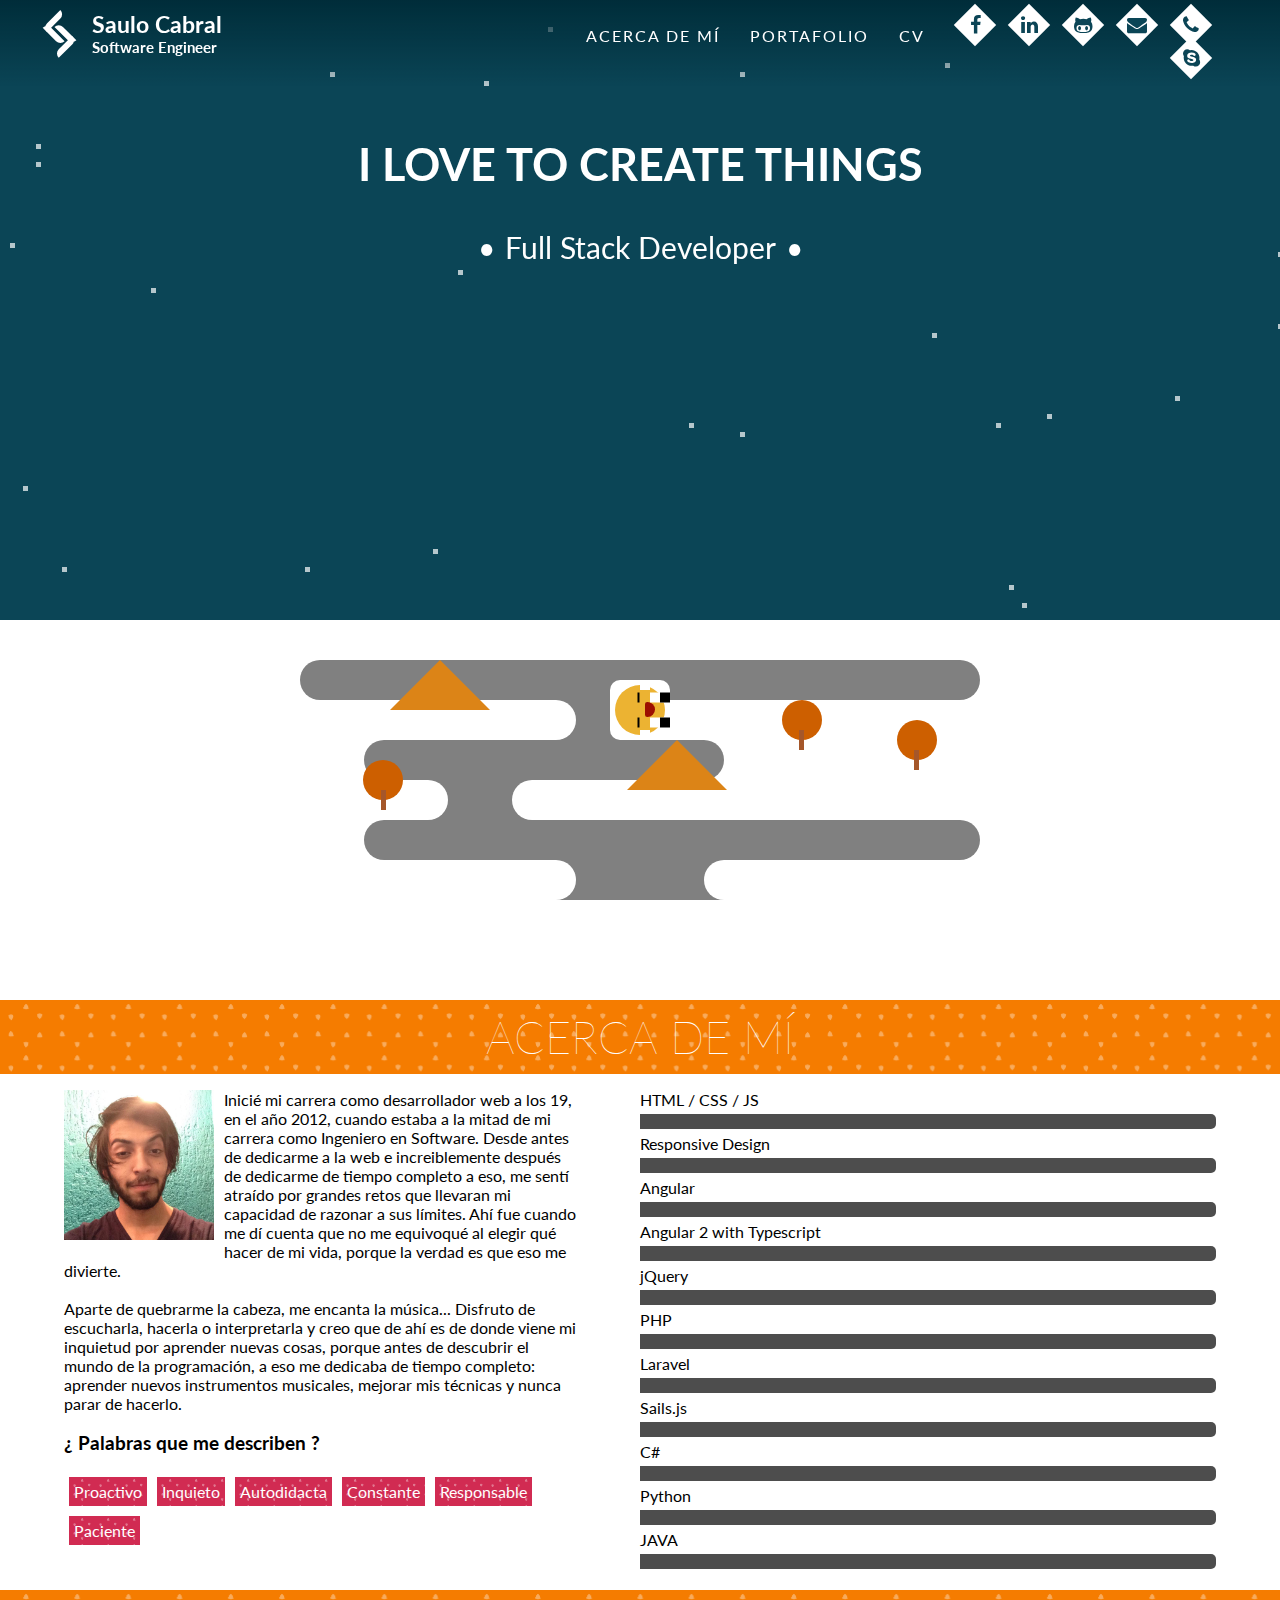
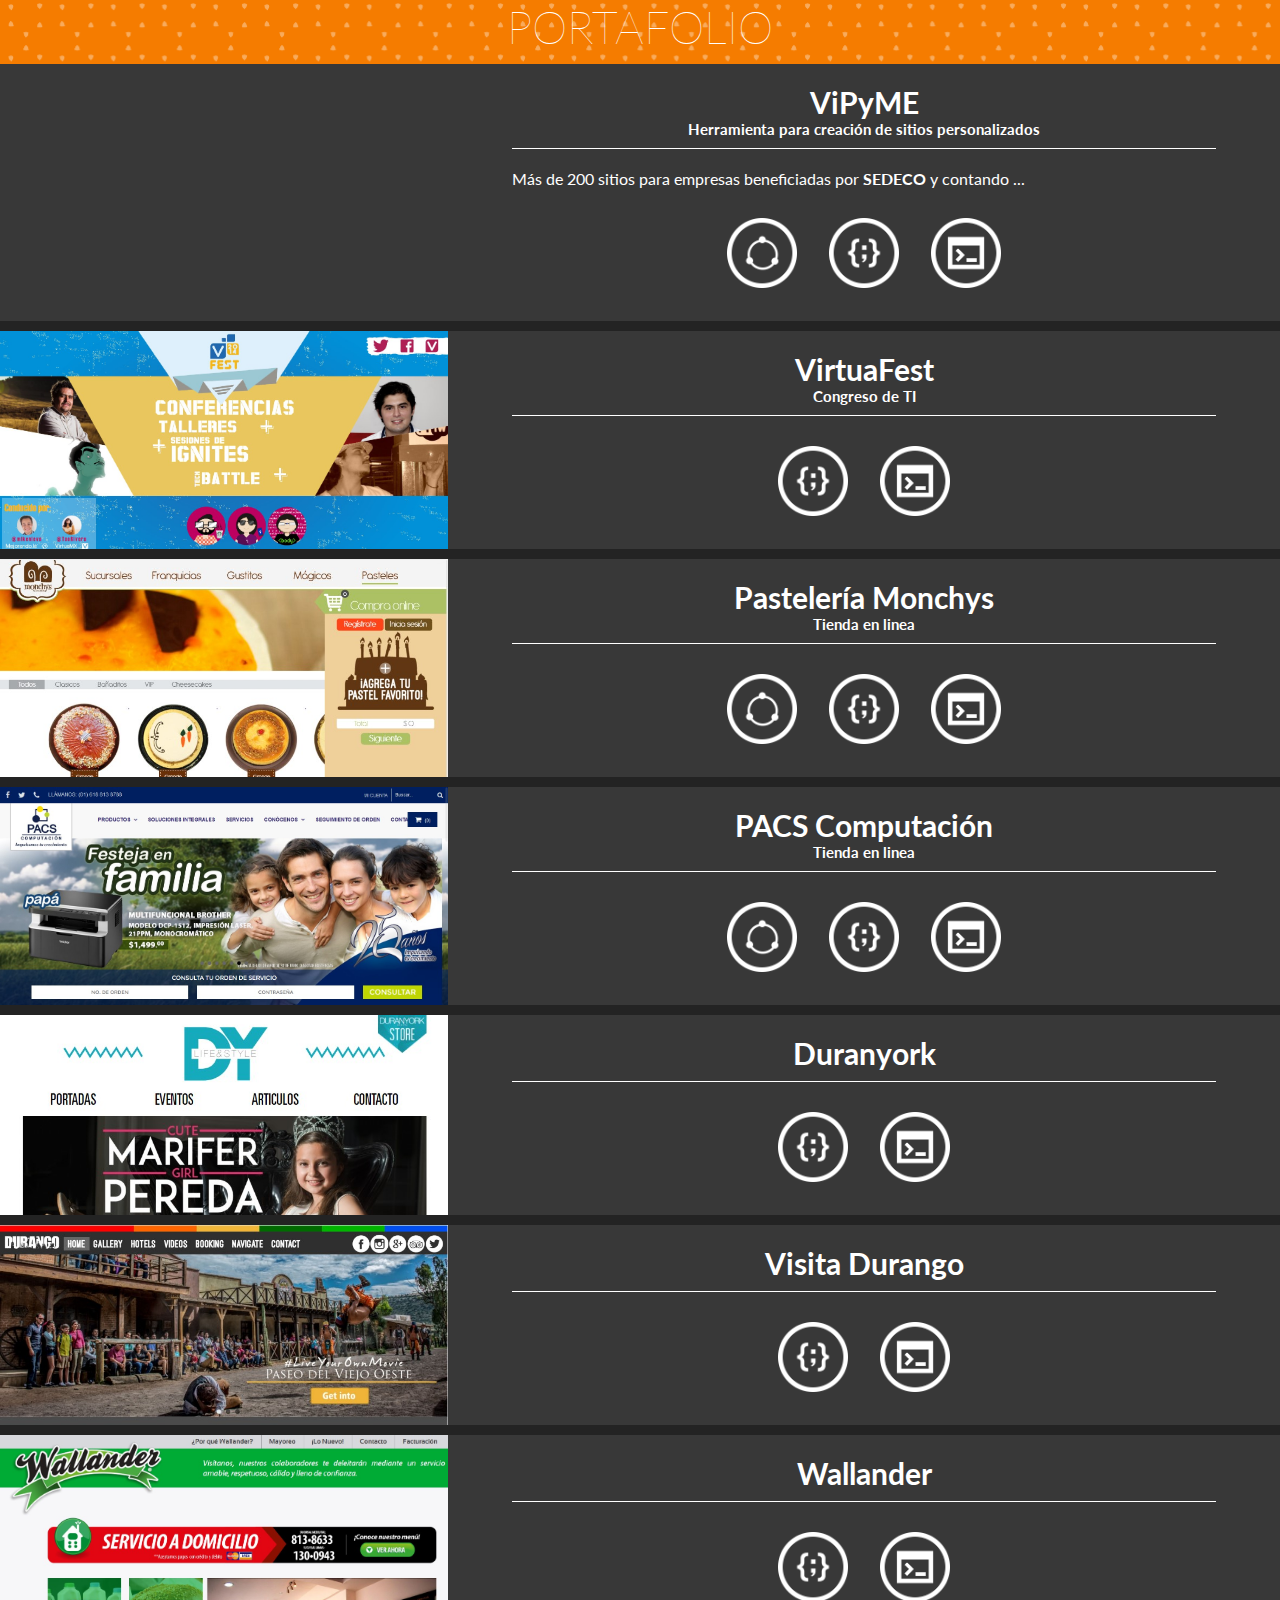
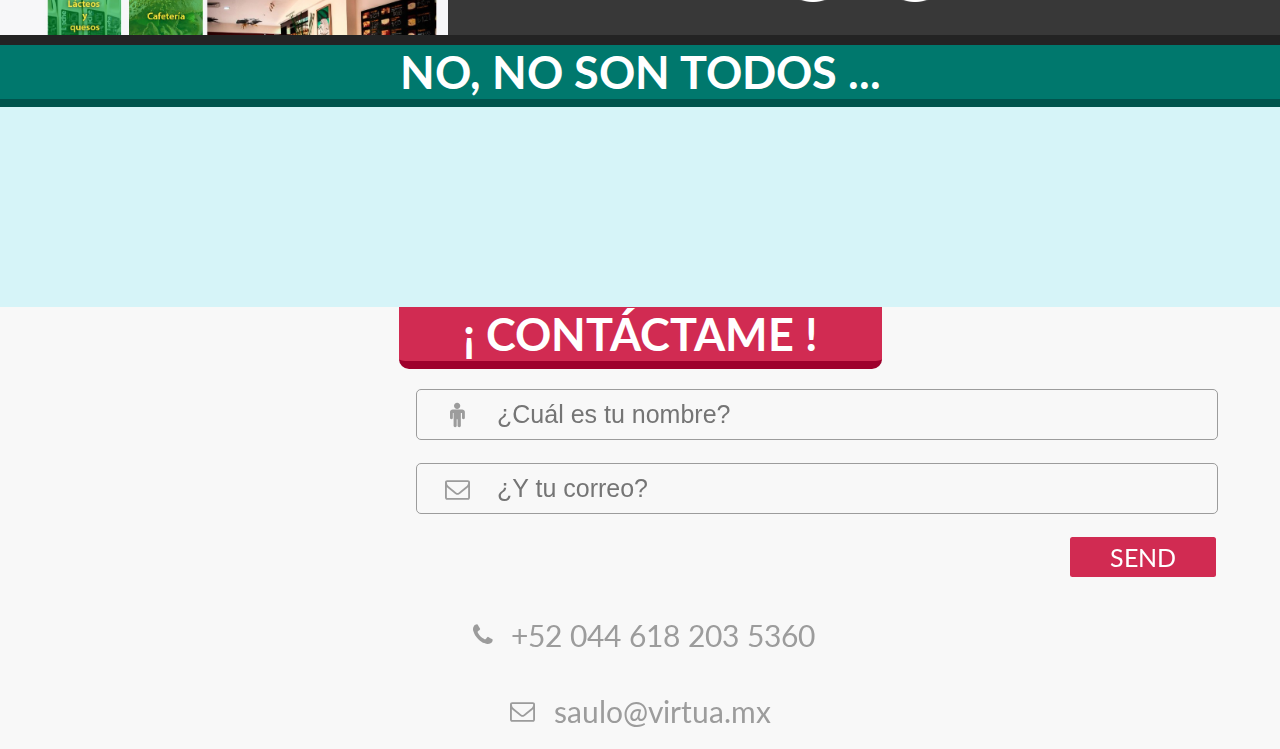
<file: index.html>
<!DOCTYPE html>
<html lang="es">
<head>
	<meta charset="utf-8" />
	<title>Portfolio | Saulo Cabral</title>
	<meta name="viewport" content="width=device-width, minimum-scale=1, maximum-scale=1">
	<meta name="author" content="Saulo Cabral">
	<meta name="keywords" content="portfolio about freelancer freelance web developer frontend backend elsaulo software engeneer ingeniero software desarrollador programador paginas web responsive javascript angular laravel php nodejs ">
	<meta name="description" content="">
	<meta name="og:site_name" content="Portafolio | Saulo Cabral">
	<meta name="og:title" content="Portafolio | Saulo Cabral">
	<meta name="og:description" content="">
	<meta name="og:image" content="http://saulo.vir.mx/preview.jpg">
	<meta name="og:url" content="http://saulo.vir.mx">
    <link rel="shortcut icon" href="fav.ico">
	<link rel="stylesheet" type="text/css" href="style.css">
	<link rel="stylesheet" href="https://maxcdn.bootstrapcdn.com/font-awesome/4.6.1/css/font-awesome.min.css">
</head>
<body>
	<header class="transition s2">
		<article class="limit-width">
			<div id="logo">
				<div id="image">
					<div class="left_arrow">
						<span></span>
						<span></span>
					</div>
					<div class="right_arrow">
						<span></span>
						<span></span>
					</div>
				</div>
				<div id="name">
					<h1>Saulo Cabral</h1>
					<h2>Software Engineer</h2>
				</div>
			</div>
			<ul id="menu">
				<li><a href="#about">Acerca de mí</a></li>
				<li><a href="#portfolio">Portafolio</a></li>
				<li><a target="blank" href="SauloCabral_CV.pdf">CV</a></li>
			</ul>
			<div id="icons">
				<a href="http://m.me/saulodamian" target="_blank">
					<figure>
						<i class="fa fa-facebook" aria-hidden="true"></i>
					</figure>
				</a>
				<a href="https://www.linkedin.com/in/saulo-damian-cabral-6673bb92" target="_blank">
					<figure>
						<i class="fa fa-linkedin" aria-hidden="true"></i>
					</figure>
				</a>
				<a href="https://github.com/samianc" target="_blank">
					<figure>
						<i class="fa fa-github-alt" aria-hidden="true"></i>
					</figure>
				</a>
				<a href="#contact">
					<figure>
						<i class="fa fa-envelope" aria-hidden="true"></i>
					</figure>
				</a>
				<a href="tel:+520446182035360">
					<figure>
						<i class="fa fa-phone" aria-hidden="true"></i>
					</figure>
				</a>
            	<script type="text/javascript" src="//www.skypeassets.com/i/scom/js/skype-uri.js"></script>
                <a onclick="Skype.tryAnalyzeSkypeUri('call', '0');" href="skype:samianc?chat">
		            <figure>
		            	<i class="fa fa-skype" aria-hidden="true"></i>
		            </figure>
                </a>
		</article>
	</header>
	<div id="sky">
		<span></span><span></span><span></span><span></span><span></span><span></span><span></span><span></span><span></span><span></span><span></span><span></span><span></span><span></span><span></span><span></span><span></span><span></span><span></span><span></span><span></span><span></span><span></span><span></span><span></span><span></span><span></span><span></span><span></span><span></span><span></span><span></span><span></span><span></span><span></span><span></span><span></span><span></span><span></span><span></span><span></span><span></span><span></span><span></span><span></span><span></span><span></span><span></span><span></span><span></span><span></span><span></span><span></span><span></span><span></span><span></span><span></span><span></span><span></span><span></span><span></span><span></span><span></span><span></span><span></span><span></span><span></span><span></span><span></span><span></span><span></span><span></span><span></span>
	</div>
	<div id="town" class="transition s1">
		<section>
			<article></article>
		</section>
		<section>
			<article class="w-25 l"></article>
			<article class="w-25 r"></article>
		</section>
		<section class="wall">
			<article class="w-45 l"><div class="mountain r m-15"></div></article>
			<article class="w-50 r"></article>
		</section>
		<section>
			<article class="w-30 l"></article>
			<article class="w-45 r"><div class="tree l m-10  mt-2"></div><div class="tree l m-30  mt-1"></div></article>
		</section>
		<section class="wall">
			<article class="w-35 l"><div class="tree r m-10 mt-1"></div></article>
			<article class="w-60 r"><div class="mountain l m-15"></div></article>
		</section>
		<section>
			<article class="w-30 l"></article>
			<article class="w-25 r"></article>
		</section>
		<section class="wall">
			<article class="w-45 l"></article>
			<article class="w-45 r"></article>
		</section>
	</div>
	<div id="transport-shine" class="transition s5"></div>
	<div id="sun" class="transition s2"></div>
	<div id="spaceship">
		<div class="fire transition s2">
			<div class="red flame"></div>
			<div class="orange flame"></div>
			<div class="yellow flame"></div>
			<div class="white flame"></div>
		</div>
		<div class="avatar">
			<div id="head">
				<div id="face">
					<div id="eye" class="left"></div>
					<div id="eye" class="right"></div>
					<div id="mouth">
						<span></span><span></span><span></span>
					</div>
				</div>
			</div>
			<div id="arm" class="left"></div>
			<div id="arm" class="right"></div>
			<div id="leg" class="left"></div>
			<div id="leg" class="right"></div>
		</div>
	</div>
	<div class="white-shining transition s2"></div>
	<section id="main-view" class="limit-width">
		<div class="transition s1">
			<h2>I LOVE TO CREATE THINGS</h2>
			<label>Full Stack Developer</label>
		</div>
	</section>
	<section id="about" in="scoreIn" out="scoreOut" class="cols-2 limit-width">
		<h2 class="title full orange">Acerca de mí</h2>
		<div class="col">
			<img src="imge/me.jpg">
			<p>
				Inicié mi carrera como desarrollador web a los 19, en el año 2012, cuando estaba a la mitad de mi carrera como Ingeniero en Software. Desde antes de dedicarme a la web e increiblemente después de dedicarme de tiempo completo a eso, me sentí atraído por grandes retos que llevaran mi capacidad de razonar a sus límites. Ahí fue cuando me dí cuenta que no me equivoqué al elegir qué hacer de mi vida, porque la verdad es que eso me divierte.
				<br><br>
				Aparte de quebrarme la cabeza, me encanta la música... Disfruto de escucharla, hacerla o interpretarla y creo que de ahí es de donde viene mi inquietud por aprender nuevas cosas, porque antes de descubrir el mundo de la programación, a eso me dedicaba de tiempo completo: aprender nuevos instrumentos musicales, mejorar mis técnicas y nunca parar de hacerlo.
			</p>
			<h3>¿ Palabras que me describen ?</h3>
			<span>Proactivo</span><span>Inquieto</span><span>Autodidacta</span><span>Constante</span><span>Responsable</span><span>Paciente</span>
		</div>
		<div class="col">
			<div id="skills_graph">
				<label>HTML / CSS / JS</label>
				<div class="bar">
					<div class="fill transition s2" progress="100"></div>
				</div>
				<label>Responsive Design</label>
				<div class="bar">
					<div class="fill transition s2" progress="100"></div>
				</div>
				<label>Angular</label>
				<div class="bar">
					<div class="fill transition s2" progress="85"></div>
				</div>
				<label>Angular 2 with Typescript</label>
				<div class="bar">
					<div class="fill transition s2" progress="100"></div>
				</div>
				<label>jQuery</label>
				<div class="bar">
					<div class="fill transition s2" progress="100"></div>
				</div>
				<label>PHP</label>
				<div class="bar">
					<div class="fill transition s2" progress="100"></div>
				</div>
				<label>Laravel</label>
				<div class="bar">
					<div class="fill transition s2" progress="100"></div>
				</div>
				<label>Sails.js</label>
				<div class="bar">
					<div class="fill transition s2" progress="85"></div>
				</div>
				<label>C#</label>
				<div class="bar">
					<div class="fill transition s2" progress="90"></div>
				</div>
				<label>Python</label>
				<div class="bar">
					<div class="fill transition s2" progress="70"></div>
				</div>
				<label>JAVA</label>
				<div class="bar">
					<div class="fill transition s2" progress="60"></div>
				</div>
			</div>
		</div>
	</section>
	<section id="portfolio" class="limit-width">
		<h2 class="title full orange">PORTAFOLIO</h2>
		<div>
			<div class="video">
				<div id="fb-root" class=" fb_reset">
					<div style="position: absolute; top: -10000px; height: 0px; width: 0px;">
						<div>
							<iframe name="fb_xdm_frame_http" frameborder="0" allowtransparency="true" allowfullscreen="true" scrolling="no" id="fb_xdm_frame_http" aria-hidden="true" title="Facebook Cross Domain Communication Frame" tabindex="-1" src="//staticxx.facebook.com/connect/xd_arbiter/r/BbnCpbXY9X8.js?version=42#channel=f269b89a6e746e8&amp;origin=https%3A%2F%2Fsamianc.github.io" style="border: none;"></iframe>
							<iframe name="fb_xdm_frame_https" frameborder="0" allowtransparency="true" allowfullscreen="true" scrolling="no" id="fb_xdm_frame_https" aria-hidden="true" title="Facebook Cross Domain Communication Frame" tabindex="-1" src="//staticxx.facebook.com/connect/xd_arbiter/r/BbnCpbXY9X8.js?version=42#channel=f269b89a6e746e8&amp;origin=https%3A%2F%2Fsamianc.github.io" style="border: none;"></iframe>
						</div>
					</div>
					<div style="position: absolute; top: -10000px; height: 0px; width: 0px;">
						<div></div>
					</div>
				</div>
				<script>(function(d, s, id) {var js, fjs = d.getElementsByTagName(s)[0]; if (d.getElementById(id)) return; js = d.createElement(s); js.id = id; js.src = "//connect.facebook.net/en_US/sdk.js#xfbml=1&version=v2.6"; fjs.parentNode.insertBefore(js, fjs); }(document, 'script', 'facebook-jssdk'));</script>
				<div class="fb-video fb_iframe_widget fb_iframe_widget_fluid_desktop" data-href="https://www.facebook.com/401669240040577/videos/414504095423758/" data-width="524" data-show-text="false" fb-xfbml-state="rendered" fb-iframe-plugin-query="app_id=&amp;container_width=503&amp;href=https%3A%2F%2Fwww.facebook.com%2F401669240040577%2Fvideos%2F414504095423758%2F&amp;locale=en_US&amp;sdk=joey&amp;show_text=false&amp;width=524">
					<span style="vertical-align: bottom; width: 524px; height: 243px;">
						<iframe name="f3885ec62af8694" width="524px" height="1000px" frameborder="0" allowtransparency="true" allowfullscreen="true" scrolling="no" title="fb:video Facebook Social Plugin" src="//www.facebook.com/v2.6/plugins/video.php?app_id=&amp;channel=http%3A%2F%2Fstaticxx.facebook.com%2Fconnect%2Fxd_arbiter%2Fr%2FBbnCpbXY9X8.js%3Fversion%3D42%23cb%3Df243c0bfc10f4c4%26domain%3Dsamianc.github.io%26origin%3Dhttp%253A%252F%252Fsamianc.github.io%252Ff269b89a6e746e8%26relation%3Dparent.parent&amp;container_width=503&amp;href=https%3A%2F%2Fwww.facebook.com%2F401669240040577%2Fvideos%2F414504095423758%2F&amp;locale=en_US&amp;sdk=joey&amp;show_text=false&amp;width=524" style="border: none; visibility: visible; width: 524px; height: 243px;" class=""></iframe>
					</span>
				</div>
			</div>
			<article>
				<a href="http://list.vir.mx" target="blank">
					<h4>ViPyME</h4>
				</a>
				<h5>Herramienta para creación de sitios personalizados</h5>
				<p>Más de <a href="http://list.vir.mx" target="blank">200</a> sitios para empresas beneficiadas por <b>SEDECO</b> y contando ...</p>
				<div id="roles">
					<img src="imge/ico-agile.png" alt="Team Leader" title="Team Leader">
					<img src="imge/ico-front.png" alt="Front-end" title="Front-end">
					<img src="imge/ico-back.png" alt="Back-end" title="Back-end">
				</div>
			</article>
		</div>
		<div>
			<div class="img">
				<a href="http://virtua.com.mx/fest2014/" target="blank">
					<img src="imge/projects/vf2014.jpg">
				</a>
			</div>
			<article>
				<a href="http://virtua.com.mx/fest2014/" target="blank">
					<h4>VirtuaFest</h4>
				</a>
				<h5>Congreso de TI</h5>
				<div id="roles">
					<img src="imge/ico-front.png" alt="Front-end" title="Front-end">
					<img src="imge/ico-back.png" alt="Back-end" title="Back-end">
				</div>
			</article>
		</div>
		<div>
			<div class="img">
				<a href="http://monchys.com/" target="blank">
					<img src="imge/projects/m.jpg">
				</a>
			</div>
			<article>
				<a href="http://monchys.com/" target="blank">
					<h4>Pastelería Monchys</h4>
				</a>
				<h5>Tienda en linea</h5>
				<div id="roles">
					<img src="imge/ico-agile.png" alt="Team Leader" title="Team Leader">
					<img src="imge/ico-front.png" alt="Front-end" title="Front-end">
					<img src="imge/ico-back.png" alt="Back-end" title="Back-end">
				</div>
			</article>
		</div>
		<div>
			<div class="img">
				<a href="http://pacs.com.mx" target="blank">
					<img src="imge/projects/p.jpg">
				</a>
			</div>
		<article>
			<a href="http://pacs.com.mx" target="blank">
				<h4>PACS Computación</h4>
			</a>
			<h5>Tienda en linea</h5>
			<div id="roles">
				<img src="imge/ico-agile.png" alt="Team Leader" title="Team Leader">
				<img src="imge/ico-front.png" alt="Front-end" title="Front-end">
				<img src="imge/ico-back.png" alt="Back-end" title="Back-end">
			</div>
		</article>
	</div>
		<div>
			<div class="img">
				<a href="http://duranyork.mx/" target="blank">
					<img src="imge/projects/dy.jpg">
				</a>
			</div>
			<article>
				<a href="http://duranyork.mx/" target="blank">
					<h4>Duranyork</h4>
				</a>
				<h5></h5>
				<div id="roles">
					<img src="imge/ico-front.png" alt="Front-end" title="Front-end">
					<img src="imge/ico-back.png" alt="Back-end" title="Back-end">
				</div>
			</article>
		</div>
		<div>
			<div class="img">
				<a href="http://virtua.com.mx/visitdurango.mx/" target="blank">
					<img src="imge/projects/vd.jpg">
				</a>
			</div>
			<article>
				<a href="http://virtua.com.mx/visitdurango.mx/" target="blank">
					<h4>Visita Durango</h4>
				</a>
				<h5></h5>
				<div id="roles">
					<img src="imge/ico-front.png" alt="Front-end" title="Front-end">
					<img src="imge/ico-back.png" alt="Back-end" title="Back-end">
				</div>
			</article>
		</div>
		<div>
			<div class="img">
				<a href="http://wallander.com.mx" target="blank">
					<img src="imge/projects/w.jpg">
				</a>
			</div>
			<article>
				<a href="http://wallander.com.mx" target="blank">
					<h4>Wallander</h4>
				</a>
				<h5></h5>
				<div id="roles">
					<img src="imge/ico-front.png" alt="Front-end" title="Front-end">
					<img src="imge/ico-back.png" alt="Back-end" title="Back-end">
				</div>
			</article>
		</div>	
	</section>
	<section id="cut" class="limit-width">
			<h2 class="title no-round blue">NO, NO SON TODOS ...</h2>
	</section>
	<section id="sea">
		<div class="layer blue"></div>
		<div id="bubbles">
	        <div class="bubble x1"></div>
	        <div class="bubble x2"></div>
	        <div class="bubble x3"></div>
	        <div class="bubble x4"></div>
	        <div class="bubble x5"></div>
	        <div class="bubble x6"></div>
	        <div class="bubble x7"></div>
	        <div class="bubble x8"></div>
	        <div class="bubble x9"></div>
	        <div class="bubble x10"></div>
		</div>
		<!--div class="octopus"> <div class="helmet background"></div><div class="body"> <div class="head"></div> <div class="spot spot-1"></div> <div class="spot spot-2"></div> <div class="spot spot-3"></div> <div class="spot spot-4"></div> <div class="spot spot-5"></div> <div class="spot spot-6"></div> <div class="eye-border left"> <div class="eye left"> <div class="center"> <div class="pupil"></div> </div> <div class="shadow-1"></div> <div class="shadow-2"></div> <div class="shadow-3"></div> </div> </div> <div class="eye-border right"> <div class="eye right"> <div class="center"> <div class="pupil"></div> </div> <div class="shadow-1"></div> <div class="shadow-2"></div> <div class="shadow-3"></div> </div> </div> <div class="mouth"></div> </div> <div class="helmet reflection reflection-1"></div> <div class="helmet reflection reflection-2"></div> <div class="helmet reflection reflection-3"></div> <div class="helmet reflection reflection-4"></div> <div class="helmet reflection reflection-5"></div> <div class="octopus-shadow"></div> <div class="helmet border"></div> </div-->
	</section>
	<section id="contact">
		<article class="limit-width">
			<h2 class="title">¡ CONTÁCTAME !</h2>
			<article class="col">
				<form action="http://saulo.vir.mx/mail.php" method="POST">
					<div class="name">
						<input type="text" name="name" placeholder="¿Cuál es tu nombre?">
					</div>
					<div class="email">
						<input type="email" name="email" placeholder="¿Y tu correo?">
					</div>
					<div class="submit">
						SEND
					</div>
				</form>
			</article>
			<article class="col">
				<a href="tel:+520446182035360" class="phone">+52 044 618 203 5360</a>
				<a href="mailto:saulo@virtua.mx" class="mail">saulo@virtua.mx</a>
			</article>
		</article>
	</section>
	<footer>
		<!--article class="limit-width">
			<div>
				<img src="img/me.jpg">
				<p>Lorem ipsum dolor sit amet, consectetur adipiscing elit. Sed ultricies lacus ac neque lacinia, quis faucibus justo viverra. Nunc dignissim condimentum lacus, ac posuere libero tempus ut. Ut consequat molestie dolor, nec rhoncus justo euismod a. Donec egestas sagittis orci vel tristique. Suspendisse sed sem rhoncus, placerat mi quis, ullamcorper nisi. Suspendisse viverra justo congue leo condimentum interdum eget at nisi.</p>
			</div>
			<div>
				<img src="img/me.jpg">
				<p>Lorem ipsum dolor sit amet, consectetur adipiscing elit. Sed ultricies lacus ac neque lacinia, quis faucibus justo viverra. Nunc dignissim condimentum lacus, ac posuere libero tempus ut. Ut consequat molestie dolor, nec rhoncus justo euismod a. Donec egestas sagittis orci vel tristique. Suspendisse sed sem rhoncus, placerat mi quis, ullamcorper nisi. Suspendisse viverra justo congue leo condimentum interdum eget at nisi.</p>
			</div>
			<div>
				<img src="img/me.jpg">
				<p>Lorem ipsum dolor sit amet, consectetur adipiscing elit. Sed ultricies lacus ac neque lacinia, quis faucibus justo viverra. Nunc dignissim condimentum lacus, ac posuere libero tempus ut. Ut consequat molestie dolor, nec rhoncus justo euismod a. Donec egestas sagittis orci vel tristique. Suspendisse sed sem rhoncus, placerat mi quis, ullamcorper nisi. Suspendisse viverra justo congue leo condimentum interdum eget at nisi.</p>
			</div>
		</article-->
	</footer>
	<script src="https://code.jquery.com/jquery-3.1.0.min.js" integrity="sha256-cCueBR6CsyA4/9szpPfrX3s49M9vUU5BgtiJj06wt/s=" crossorigin="anonymous"></script>
	<script type="text/javascript" src="script.js"></script>
</body>
</file>
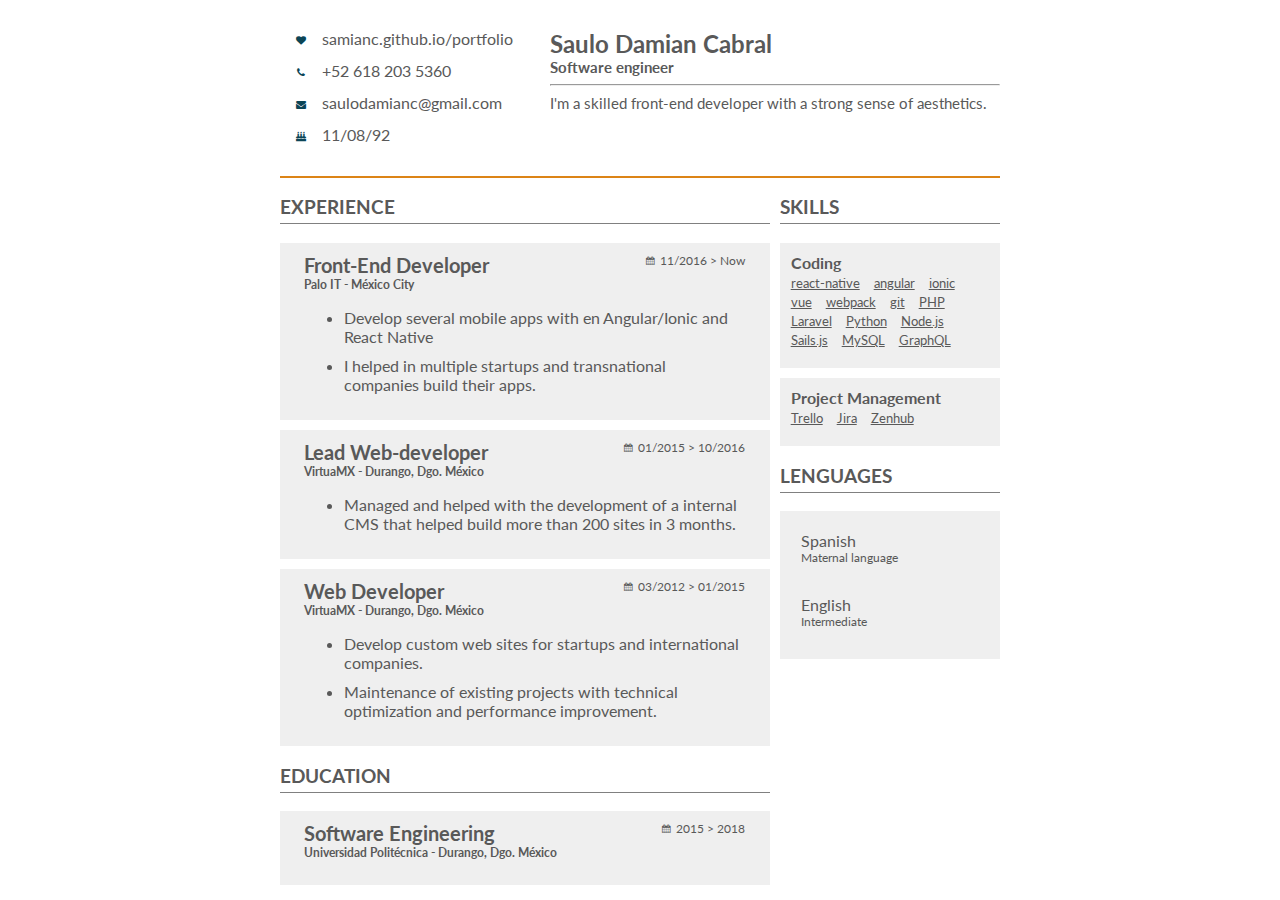
<file: cv/index.html>
<!DOCTYPE html>
<html lang="es">
<head>
	<meta charset="utf-8" />
	<title>CV</title>
	<meta name="viewport" content="width=device-width, minimum-scale=1, maximum-scale=1">
	<link rel="stylesheet" type="text/css" href="../style.css">
	<link rel="stylesheet" type="text/css" href="cv.css">
	<link rel="stylesheet" href="https://maxcdn.bootstrapcdn.com/font-awesome/4.6.1/css/font-awesome.min.css">
    <link rel="shortcut icon" href="../img/fav.ico">
</head>
<body>
	<article id="main">
		<section id="intro">
			<div id="icons" class="vertical ignore-r">
				<a>
					<figure>
						<i class="fa fa-heart" aria-hidden="true"></i>
					</figure>
					<label>samianc.github.io/portfolio</label>
				</a>
				<a href="tel:+520446182035360">
					<figure>
						<i class="fa fa-phone" aria-hidden="true"></i>
					</figure>
					<label>+52 618 203 5360</label>
				</a>
				<a href="mailto:contacto@saulo.com">
					<figure>
						<i class="fa fa-envelope" aria-hidden="true"></i>
					</figure>
					<label>saulodamianc@gmail.com</label>
				</a>
				<a href="mailto:contacto@saulo.com">
					<figure>
						<i class="fa fa-birthday-cake" aria-hidden="true"></i>
					</figure>
					<label>11/08/92</label>
				</a>
			</div>
			<h1>Saulo Damian Cabral</h1>
			<h2>Software engineer</h2>
			<hr>
			<p>I'm a skilled front-end developer with a strong sense of aesthetics.</p>
		</section>
		<section class="row">
			<section id="info">
				<h3>Experience</h3>
				<div>
					<span><i class="fa fa-calendar" aria-hidden="true"></i> 11/2016 > Now</span>
					<h4>Front-End Developer</h4>
					<h4>Palo IT - México City</h4>
					<ul>
						<li>Develop several mobile apps with en Angular/Ionic and React Native</li>
						<li>I helped in multiple startups and transnational companies build their apps.</li>
					</ul>
				</div>
				<div>
					<span><i class="fa fa-calendar" aria-hidden="true"></i> 01/2015 > 10/2016</span>
					<h4>Lead Web-developer</h4>
					<h4>VirtuaMX - Durango, Dgo. México</h4>
					<ul>
						<li>Managed and helped with the development of a internal CMS that helped build more than 200 sites in 3 months.</li>
					</ul>
				</div>
				<div>
					<span><i class="fa fa-calendar" aria-hidden="true"></i> 03/2012 > 01/2015</span>
					<h4>Web Developer</h4>
					<h4>VirtuaMX - Durango, Dgo. México</h4>
					<ul>
						<li>Develop custom web sites for startups and international companies.</li>
						<li>Maintenance of existing projects with technical optimization and performance improvement.</li>
					</ul>
				</div>
				<h3>Education</h3>
				<div>
					<span><i class="fa fa-calendar" aria-hidden="true"></i> 2015 > 2018</span>
					<h4>Software Engineering</h4>
					<h4>Universidad Politécnica - Durango, Dgo. México</h4>
				</div>
			</section>
			<section id="info" class="skills">
				<h3>Skills</h3>
				<div>
					<b>Coding</b>
					<div>
						<label>react-native</label>
						<label>angular</label>
						<label>ionic</label>
						<label>vue</label>
						<label>webpack</label>
						<label>git</label>
						<label>PHP</label>
						<label>Laravel</label>
						<label>Python</label>
						<label>Node.js</label>
						<label>Sails.js</label>
						<label>MySQL</label>
						<label>GraphQL</label>
					</div>
				</div>
				<div>
					<b>Project Management</b>
					<div>
						<label>Trello</label>
						<label>Jira</label>
						<label>Zenhub</label>
					</div>
				</div>
				<h3>LENGUAGES</h3>
				<div>
					<ul>
						<li>
							<div>
								Spanish
								<span>Maternal language</span>
							</div>
						</li>
						<li>
							<div>
								English
								<span>Intermediate</span>
							</div>
						</li>
					</ul>
				</div>
			</section>
		</section>
	</article>
</body>
</file>
<file: style.css>
@import url(https://fonts.googleapis.com/css?family=Lato);
@keyframes image {
    from {
        transform: rotate(-45deg);
        -webkit-transform: rotate(-45deg);
        -moz-transform: rotate(-45deg);
        -o-transform: rotate(-45deg);
        -ms-transform: rotate(-45deg);
    }
    to {
        transform: rotate(-90deg);
        -webkit-transform: rotate(-90deg);
        -moz-transform: rotate(-90deg);
        -o-transform: rotate(-90deg);
        -ms-transform: rotate(-90deg);
    }
}
@keyframes flicker{
  0%   {transform: rotate(-1deg);}
  20%  {transform: rotate(1deg);}
  40%  {transform: rotate(-1deg);}
  60%  {transform: rotate(1deg) scaleY(1.04);}
  80%  {transform: rotate(-2deg) scaleY(0.92);}
  100% {transform: rotate(1deg);}
}
@keyframes left_arrow{
    0%, 50% {
        transform: translateY(25%);
        -webkit-transform: translateY(25%);
        -moz-transform: translateY(25%);
        -o-transform: translateY(25%);
        -ms-transform: translateY(25%);
    }
    100%{
        transform: translate(25%, 37.5%);
        -webkit-transform: translate(25%, 37.5%);
        -moz-transform: translate(25%, 37.5%);
        -o-transform: translate(25%, 37.5%);
        -ms-transform: translate(25%, 37.5%);
    }
}
@keyframes right_arrow{
    0%, 50% {
        transform: translateY(-25%);
        -webkit-transform: translateY(-25%);
        -moz-transform: translateY(-25%);
        -o-transform: translateY(-25%);
        -ms-transform: translateY(-25%);
    }
    100%{
        transform: translate(-25%, -37.5%);
        -webkit-transform: translate(-25%, -37.5%);
        -moz-transform: translate(-25%, -37.5%);
        -o-transform: translate(-25%, -37.5%);
        -ms-transform: translate(-25%, -37.5%);
    }
}
@keyframes star {
  0% {
    opacity: 0;
    -ms-transform: rotate(0deg);
    -moz-transform: rotate(0deg);
    -webkit-transform: rotate(0deg);
    -o-transform: rotate(0deg);
    transform: rotate(0deg);
  }
  50%{
    opacity: .8;
  }
  100% {
    opacity: 0;
    -ms-transform: rotate(360deg);
    -moz-transform: rotate(360deg);
    -webkit-transform: rotate(360deg);
    -o-transform: rotate(360deg);
    transform: rotate(360deg);
  }
}
@keyframes Floating{
    from {-webkit-transform:translate(0, 0px);}
    65% {-webkit-transform:translate(0, 15px);}
    to {-webkit-transform: translate(0, -0px);    }    
}
body{
    padding: 0;
    margin: 0;
    font-family: Lato;
    overflow-x: hidden;
}
a{
    text-decoration: none;
    color: inherit;
}
#image{
    width: 25px;
    height: 50px;
        transform: rotate(-90deg);
        -webkit-transform: rotate(-90deg);
        -moz-transform: rotate(-90deg);
        -o-transform: rotate(-90deg);
        -ms-transform: rotate(-90deg);
        animation-name: image;
        animation-duration: 1s;
}
#image > div{
    position: relative;
    width: 100%;
    height: 50%;
}
#image > div.left_arrow{
    animation-name: left_arrow;
        transform: translate(25%, 37.5%);
        -webkit-transform: translate(25%, 37.5%);
        -moz-transform: translate(25%, 37.5%);
        -o-transform: translate(25%, 37.5%);
        -ms-transform: translate(25%, 37.5%);
}
#image > div.right_arrow{
    animation-name: right_arrow;
        transform: translate(-25%, -37.5%);
        -webkit-transform: translate(-25%, -37.5%);
        -moz-transform: translate(-25%, -37.5%);
        -o-transform: translate(-25%, -37.5%);
        -ms-transform: translate(-25%, -37.5%);
}
#image > div.left_arrow, #image > div.right_arrow{
    animation-duration: 2s;
}
#image > div.left_arrow span{
    top: 0;
}
#image > div.right_arrow span{
    bottom: 0;
}
#image div > span{
    border-radius: 15px 0 15px 0;
	width: 100%;
	height: 25%;
	background-color: white;/*#E8FF00;*/
	display: table;
	position: absolute;
}
#image .left_arrow span:nth-child(1){
    transform: rotate(-45deg) translateX(-38%);
    -webkit-transform: rotate(-45deg) translateX(-38%);
    -moz-transform: rotate(-45deg) translateX(-38%);
    -o-transform: rotate(-45deg) translateX(-38%);
    -ms-transform: rotate(-45deg) translateX(-38%);
}
#image .left_arrow span:nth-child(2){
    transform: rotate(45deg) translateX(38%);
    -webkit-transform: rotate(45deg) translateX(38%);
    -moz-transform: rotate(45deg) translateX(38%);
    -o-transform: rotate(45deg) translateX(38%);
    -ms-transform: rotate(45deg) translateX(38%);
}
#image .right_arrow span:nth-child(1){
    transform: rotate(-45deg) translateX(38%);
    -webkit-transform: rotate(-45deg) translateX(38%);
    -moz-transform: rotate(-45deg) translateX(38%);
    -o-transform: rotate(-45deg) translateX(38%);
    -ms-transform: rotate(-45deg) translateX(38%);
}
#image .right_arrow span:nth-child(2){
    transform: rotate(45deg) translateX(-38%);
    -webkit-transform: rotate(45deg) translateX(-38%);
    -moz-transform: rotate(45deg) translateX(-38%);
    -o-transform: rotate(45deg) translateX(-38%);
    -ms-transform: rotate(45deg) translateX(-38%);
}
#image > div{
    transition: transform .5s ease;
    -webkit-transition: transform .5s ease;
    -moz-transition: transform .5s ease;
    -o-transition: transform .5s ease;
    -ms-transition: transform .5s ease;
}
#logo:hover #image .left_arrow{
    transform: translate(0,25%);
    -webkit-transform: translate(0,25%);
    -moz-transform: translate(0,25%);
    -o-transform: translate(0,25%);
    -ms-transform: translate(0,25%);
}
#logo:hover #image .right_arrow{
    transform: translate(0,-25%);
    -webkit-transform: translate(0,-25%);
    -moz-transform: translate(0,-25%);
    -o-transform: translate(0,-25%);
    -ms-transform: translate(0,-25%);
}
h2{
    font-size: 45px;
}
.limit-width{
    max-width: 1500px;
    margin: auto;
    width: 100%;
    display: inherit;
}
.title{
    text-align: center;
    display: table;
    margin: auto;
    background-color: #D12B52;
    color: white;
    padding: 0 5%;
    border-radius: 0 0 10px 10px;
    border: 8px solid #9E002C;
    border-top: none;
    border-left: none;
    border-right: none;
}
.title.no-round{
    border-radius: 0;
}
.title.blue{
    background-color: #00786D;
    border: 8px solid #00544d;
    border-top: none;
    border-left: none;
    border-right: none;
}
.title.orange{
    background-color: #f57c00;
}
.title.full{
    width: 100%;
    border: none;
    border-radius: initial;
    text-transform: uppercase;
    font-weight: lighter;
    padding: 10px 0;
    background-image: url("imge/dots.png");
    background-size: 4%;
}
header{
    position: fixed;
    top: 0;
    left: 0;
    width: 100%;
    padding: 10px 0;
    display: table;
    text-align: right;
    color: white;
    z-index: 100;
    right: 0;
    margin: auto;
    background: #0B4556;
    background: -moz-linear-gradient(top, #002D3A 0%, transparent 100%);
    background: -webkit-linear-gradient(top, #002D3A 0%, transparent 100%);
    background: linear-gradient(to bottom, #002D3A 0%,transparent 100%);
    filter: progid:DXImageTransform.Microsoft.gradient( startColorstr='#002D3A', endColorstr='transparent',GradientType=0 );
}
header.solid{
    background: #0B4556;
}
header #logo{
    cursor: default;
    padding-left: 5%;
}
header #logo>div{
    display: inline-table;
    float: left;
}
header #logo #image{
    margin-right: 20px;
    margin-top: -1.5px;
}
header #logo #name{
    display: inline-table;
}
header #logo #name h1, header #logo #name h2{
    width: 100%;
    margin: 0;
    text-align: left;
}
header #logo #name h1{
    font-size: 23px;
}
header #logo #name h2{
    font-size: 15px;
}
header #menu{
    display: inherit;
    float: right;
    padding: 0;
}
header #menu li{
    list-style: none;
    display: inline-table;
    margin: 0 15px;
    text-transform: uppercase;
    letter-spacing: 2px;
}
#icons{
    display: table-cell;
    vertical-align: middle;
    padding-right: 5%;
    width: 340px;
}
#icons figure{
    margin: 0 10px;
    background-color: white;
    line-height: 0;
    letter-spacing: 0;
    width: 30px;
    height: 30px;
    text-align: center;
    display: inline-table;
    transform: rotate(45deg);
    -webkit-transform: rotate(45deg);
    -moz-transform: rotate(45deg);
    -o-transform: rotate(45deg);
    -ms-transform: rotate(45deg);
    cursor: pointer;
}
#icons figure i{
    text-decoration: none;
    display: table-cell;
    vertical-align: middle;
    color: #0B4556;
    font-size: 20px;
    transform: rotate(-45deg);
    -webkit-transform: rotate(-45deg);
    -moz-transform: rotate(-45deg);
    -o-transform: rotate(-45deg);
    -ms-transform: rotate(-45deg);
    cursor: pointer;
}
#sky
{
    position: fixed;
    top: 0;
    width: 100%;
    margin: auto;
    left: 0;
    right: 0;
    height: 100%;
    background-color: #0B4556;
}
#sky span{
    width: 5px;
    height: 5px;
    background-color: white;
    opacity: .7;
    position: absolute;
    top: 50%;
    left: 50%;
    margin-left: -2.5px;
}
#sky.animate span{
    animation: star 4s linear infinite;
}
#town{
    position: fixed;
    bottom: 0;
    width: 100%;
    background-color: gray;
    left: 0;
    right: 0;
    margin: auto;
    max-width: 1500px;
}
body.to-space #town, body.land #town{
    transform: translateY(100%);
    -webkit-transform: translateY(100%);
    -moz-transform: translateY(100%);
    -ms-transform: translateY(100%);
    -o-transform: translateY(100%);
}
#town .mountain{
    width: 0;
    height: 0;
    border-left: 50px solid transparent;
    border-right: 50px solid transparent;
    border-bottom: 50px solid #DC8417;
    margin-top: -40px;
}
#town .r{
    float: right;
}
#town .l{
    float: left;
}
#town .w-25{
    width: 25%;
}
#town .w-30{
    width: 30%;
}
#town .w-35{
    width: 35%;
}
#town .w-45{
    width: 45%;
}
#town .w-50{
    width: 50%;
}
#town .w-60{
    width: 60%;
}
#town .r.m-10{
    margin-right: 10%;
}
#town .l.m-10{
    margin-left: 10%;
}
#town .r.m-15{
    margin-right: 15%;
}
#town .l.m-15{
    margin-left: 15%;
}
#town .r.m-30{
    margin-right: 30%;
}
#town .l.m-30{
    margin-left: 30%;
}
#town .tree{
    background-color: #CD5F00;
    width: 40px;
    height: 40px;
    border-radius: 50%;
    text-align: center;
    position: relative;
}
#town .mt-1{
    margin-top: -20px;
}
#town .mt-2{
    margin-top: -40px;
}
#town .tree::before{
    content: " ";
    display: table;
    width: 5px;
    height: 20px;
    background-color: #A5572A;
    margin: auto;
    position: relative;
    left: 0;
    right: 0;
    top: 30px;
}
#town section{
    display: table;
}
#town article{
    background-color: white;
    width: 100%;
    height: 40px;
}
#town article::after, #town article::before{
    content: " ";
    background-color: gray;
    height: 40px;
    width: 40px;
    display: none;
    border-radius: 50%;
}
#town article.l::after{
    float: right;
    margin-right: -20px;
    display: table;
}
#town article.r::before{
    float: left;
    margin-left: -20px;
    display: table;
}
#town .wall article::after, #town .wall article::before{
    display: none;
}
#town .wall article.l{
    border-radius: 0 20px 20px 0;
}
#town .wall article.r{
    border-radius: 20px 0 0 20px;
}
#sun{
    width: 25%;
    height: 25%;
    position: fixed;
    right: 0;
    left: 0;
    margin: auto;
    background-color: white;
    top: -100%;
    border-radius: 50%;
    display: none;
    box-shadow: 0 0 50px white;

    transform: translateY(-50%);
    -webkit-transform: translateY(-50%);
    -moz-transform: translateY(-50%);
    -ms-transform: translateY(-50%);
    -o-transform: translateY(-50%);
}
body.to-space #sun{
    top: 0;
}
#spaceship{
    width: 80px;
    height: 80px;
    border-radius: 10px;
    margin: auto;
    position: fixed;
    bottom: 140px;
    left: 0;
    right: 0;
    z-index: 1;

    transition: all 2s ease;
    -webkit-transition: all 2s ease;
    -moz-transition: all  2s ease;
    -o-transition: all 2s ease;
    -ms-transition: all 2s ease;
}
.avatar{
    z-index: 1;
    position: relative;
    transform: rotate(-90deg);
    -webkit-transform: rotate(-90deg);
    -moz-transform: rotate(-90deg);
    -ms-transform: rotate(-90deg);
    -o-transform: rotate(-90deg);

    transition: all 2s ease;
    -webkit-transition: all 2s ease;
    -moz-transition: all  2s ease;
    -o-transition: all 2s ease;
    -ms-transition: all 2s ease;
}
.avatar #head{
    width: 60px;
    height: 60px;
    background-color: white;
    border-radius: 10px;
    position: relative;
    margin: auto;
}
.avatar #head #face{
    width: 50px;
    height: 50px;
    background-color: #ECB332;
    border-radius: 50%;
    margin: auto;
    position: absolute;
    left: 0;
    right: 0;
    top: 5px;
}
.avatar #head #face #eye{
    background-color: black;
    width: 10px;
    height: 2px;
    position: absolute;
    left: 0;
    right: 0;
    margin: auto;
    top: 20px;
}
.avatar #head #face #eye.left{
    transform: translate(-125%, 125%);
    -webkit-transform: translate(-125%, 125%);   
    -moz-transform: translate(-125%, 125%);   
    -ms-transform: translate(-125%, 125%);   
    -o-transform: translate(-125%, 125%);   
}
.avatar #head #face #eye.right{
    transform: translate(125%, 125%);
    -webkit-transform: translate(125%, 125%);   
    -moz-transform: translate(125%, 125%);   
    -ms-transform: translate(125%, 125%);   
    -o-transform: translate(125%, 125%);      
}
.avatar #head #face #eye::before{
    content: " ";
    background-color: white;
    display: table;
    width: 5px;
    height: 5px;
    border-radius: 50%;
    margin: 1px 0 0 1px;
    display: none;
}
.avatar #head #face #mouth{
    position: absolute;
    left: 0;
    right: 0;
    margin: auto;
    width: 15px;
    height: 10px;
    background-color: #9C0E00;
    bottom: 10px;
    border-radius: 3px 3px 10px 10px;
    overflow: hidden;
}
.avatar #head #face #mouth span{
    background-color: white;
    width: 5px;
    height: 5px;
    display: table;
    float: left;
    border-radius: 0 0 5px 5px;
    display: none;
}
.avatar #leg{
    width: 10px;
    height: 20px;
    background-color: white;
    position: absolute;
    top: 40px;
    left: 0;
    right: 0;
    margin: auto;
}
.avatar #leg::after{
    background-color: black;
    content: " ";
    display: table;
    width: 10px;
    height: 10px;
    position: absolute;
    bottom: 0;
}
.avatar #leg.left{
    transform: translateX(125%);
    -webkit-transform: translateX(125%);   
    -moz-transform: translateX(125%);   
    -ms-transform: translateX(125%);   
    -o-transform: translateX(125%);
}
.avatar #leg.right{
    transform: translateX(-125%);
    -webkit-transform: translateX(-125%);   
    -moz-transform: translateX(-125%);   
    -ms-transform: translateX(-125%);   
    -o-transform: translateX(-125%);   
}
.avatar #arm{
    width: 10px;
    height: 10px;
    background-color: white;
    position: absolute;
    top: 30px;
}
.avatar #arm.left{
    left: 10px;
    border-radius: 10px 0 0 10px;

}
.avatar #arm.right{
    right: 10px;
    border-radius: 0 10px 10px 0;
}
.avatar #leg, .avatar #arm{
    transition: all 2s ease;
    -webkit-transition: all 2s ease;
    -moz-transition: all  2s ease;
    -o-transition: all 2s ease;
    -ms-transition: all 2s ease;
}
body.to-space #spaceship{
    bottom: 40%;

    animation-name: flicker;
    animation-duration:3ms;
    animation-delay:200ms;
    animation-timing-function: ease-in;
    animation-iteration-count: infinite;
    animation-direction: alternate;
}
body.land #spaceship{
    bottom: 320px;
    animation-name: Floating;
    animation-duration: 3s;
    animation-iteration-count: infinite;
    animation-timing-function: ease-in-out;
    
}
body.to-space #spaceship .avatar{
    transform: rotate(0);
    -webkit-transform: rotate(0);
    -moz-transform: rotate(0);
    -ms-transform: rotate(0);
    -o-transform: rotate(0);
}
body.to-space .avatar #head{
    box-shadow: 0 0 10px #FFFFFF;
}
body.to-space .avatar #head #face #mouth{
    border-radius: 10px 10px 3px 3px;
}
body.to-space .avatar #arm.left{
    left: 0;
}
body.to-space .avatar #arm.right{
    right: 0;
}
body.to-space .avatar #leg{
    top: 60px;
}
.transition.s1{
    transition: all 1s ease;
    -webkit-transition: all 1s ease;
    -moz-transition: all  1s ease;
    -o-transition: all 1s ease;
    -ms-transition: all 1s ease;
}
.transition.s2{
    transition: all 2s ease;
    -webkit-transition: all 2s ease;
    -moz-transition: all  2s ease;
    -o-transition: all 2s ease;
    -ms-transition: all 2s ease;
}
.transition.s5{
    transition: all 5s ease;
    -webkit-transition: all 5s ease;
    -moz-transition: all  5s ease;
    -o-transition: all 5s ease;
    -ms-transition: all 5s ease;
}
.transition.ms5, body > section:not(#main-view){
    transition: all .5s ease;
    -webkit-transition: all .5s ease;
    -moz-transition: all  .5s ease;
    -o-transition: all .5s ease;
    -ms-transition: all .5s ease;
}
.fire{
    margin: auto;
    width: 60px;
    height: 60px;
    position: absolute;
    bottom: -35px;
    left: 0;
    right: 0;
    opacity: 0;

    transform-origin:center bottom;
    -webkit-transform-origin:center bottom;
    -moz-transform-origin:center bottom;
    -ms-transform-origin:center bottom;
    -o-transform-origin:center bottom;
    animation-name: flicker;
    animation-duration:3ms;
    animation-delay:200ms;
    animation-timing-function: ease-in;
    animation-iteration-count: infinite;
    animation-direction: alternate;
}
body.to-space .fire{
    opacity: 1;
}
.fire .flame{
  bottom:0;
  position:absolute;
  border-bottom-right-radius: 50%;
  border-bottom-left-radius: 50%;
  border-top-left-radius: 50%;
  transform:rotate(135deg) scale(1.5,1.5);
  -webkit-transform:rotate(135deg) scale(1.5,1.5);
  -moz-transform:rotate(135deg) scale(1.5,1.5);
  -ms-transform:rotate(135deg) scale(1.5,1.5);
  -o-transform:rotate(135deg) scale(1.5,1.5);
}
.fire .yellow{
  left:15px; 
  width: 30px;
  height: 30px;
  background:gold;
  box-shadow: 0px 0px 9px 4px gold;
}
.fire .orange{
  left:10px; 
  width: 40px;
  height: 40px;
  background:orange;
  box-shadow: 0px 0px 9px 4px orange;
}
.fire .red{
  left:5px;
  width: 50px;
  height: 50px;
  background:OrangeRed;
  box-shadow: 0px 0px 5px 4px OrangeRed;
}
.fire .white{
  left:15px; 
  bottom:-4px;
  width: 30px;
  height: 30px;
  background:white;
  box-shadow: 0px 0px 9px 4px white;
}
section{
    width: 100%;
    position: relative;
}
body > section:not(#main-view){
    display: table;
    position: relative;
    z-index: 2;
}
body > section.background{
    z-index: 0 !important;
}
section.content{
    width: 90%;
}
section#main-view{
    position: relative;
    color: white;
    padding-bottom: 100px;
}
section#main-view > div:first-child{
    position: relative;
    text-align: center;
    margin: auto;
    display: table;
    padding: 100px 0 0 0;
    max-width: 90%;

    transform: translateY(0);
    -webkit-transform: translateY(0);
    -moz-transform: translateY(0);
    -ms-transform: translateY(0);
    -o-transform: translateY(0);
}
section#main-view div label{
    font-size: 30px;
}
section#main-view div label::after, section#main-view div label::before{
    content: "•";
    letter-spacing: 0;
    margin: 0 10px;
}
section#skills{
    display: table;
}
section#skills figure{
    display: table-cell;
    vertical-align: middle;
    text-align: center;
    color: white;
    font-size: 30px;
}
section#sea{
    position: relative;
    overflow: hidden;
    min-height: 200px;
}
section#sea .layer{
    position: absolute;
    top: 0;
    left: 0;
    height: 100%;
    width: 100%;
    z-index: 3;
}
section#sea .layer.blue{
    background-color: rgba(0, 188, 212, 0.16);
}
#bubbles { 
    width: 100%;
    position: absolute;
    top: 0;
    left: 0;
    height: 100%;
}
.bubble {
    width: 60px;
    height: 60px;
    background: #fff;
    border-radius: 200px;
    -moz-border-radius: 200px;
    -webkit-border-radius: 200px;
    position: absolute;
}

.x1, .x6 {
    -webkit-transform: scale(0.9);
    -moz-transform: scale(0.9);
    transform: scale(0.9);
    opacity: 0.2;
    -webkit-animation: moveclouds 15s linear infinite, sideWays 4s ease-in-out infinite alternate;
    -moz-animation: moveclouds 15s linear infinite, sideWays 4s ease-in-out infinite alternate;
    -o-animation: moveclouds 15s linear infinite, sideWays 4s ease-in-out infinite alternate;
}

.x2, .x7 {
    left: 20%;
    -webkit-transform: scale(0.6);
    -moz-transform: scale(0.6);
    transform: scale(0.6);
    opacity: 0.5;
    -webkit-animation: moveclouds 25s linear infinite, sideWays 5s ease-in-out infinite alternate;
    -moz-animation: moveclouds 25s linear infinite, sideWays 5s ease-in-out infinite alternate;
    -o-animation: moveclouds 25s linear infinite, sideWays 5s ease-in-out infinite alternate;
}
.x3, .x8 {
    left: 40%;
    -webkit-transform: scale(0.8);
    -moz-transform: scale(0.8);
    transform: scale(0.8);
    opacity: 0.3;
    -webkit-animation: moveclouds 20s linear infinite, sideWays 4s ease-in-out infinite alternate;
    -moz-animation: moveclouds 20s linear infinite, sideWays 4s ease-in-out infinite alternate;
    -o-animation: moveclouds 20s linear infinite, sideWays 4s ease-in-out infinite alternate;
}
.x4, .x9 {
    left: 60%;
    -webkit-transform: scale(0.75);
    -moz-transform: scale(0.75);
    transform: scale(0.75);
    opacity: 0.35;
    -webkit-animation: moveclouds 18s linear infinite, sideWays 2s ease-in-out infinite alternate;
    -moz-animation: moveclouds 18s linear infinite, sideWays 2s ease-in-out infinite alternate;
    -o-animation: moveclouds 18s linear infinite, sideWays 2s ease-in-out infinite alternate;
}
.x5, .x10 {
    left: 80%;
    -webkit-transform: scale(0.8);
    -moz-transform: scale(0.8);
    transform: scale(0.8);
    opacity: 0.3; 
    -webkit-animation: moveclouds 7s linear infinite, sideWays 1s ease-in-out infinite alternate;
    -moz-animation: moveclouds 7s linear infinite, sideWays 1s ease-in-out infinite alternate;
    -o-animation: moveclouds 7s linear infinite, sideWays 1s ease-in-out infinite alternate;
}
.x6{
    left: 70%;
}
.x7{
    left: 50%;   
}
.x8{
    left: 30%;
}
.x9{
    left: 10%;
}
.x10{
    left: 55%;
}
@-webkit-keyframes moveclouds { 
    0% { 
        top: 500px;
    }
    100% { 
        top: -500px;
    }
}

@-webkit-keyframes sideWays { 
    0% { 
        margin-left:0px;
    }
    100% { 
        margin-left:50px;
    }
}

@-moz-keyframes moveclouds {     
    0% { 
        top: 500px;
    }

    100% { 
        top: -500px;
    }
}

@-moz-keyframes sideWays {
    0% {
        margin-left:0px;
    }
    100% {
        margin-left:50px;
    }
}
@-o-keyframes moveclouds {
    0% { 
        top: 500px;
    }
    100% { 
        top: -500px;
    }
}

@-o-keyframes sideWays {
    0% {
        margin-left:0px;
    }
    100% {
        margin-left:50px;
    }
}
section#portfolio > div{
    overflow: hidden;
    width: 100%;
    background: #383838;
    position: relative;
    border-bottom: 10px solid rgba(0, 0, 0, 0.36);
}
section#portfolio > div > .img{
    position: absolute;
    top: 0;
    left: 0;
    width: 35%;
}
section#portfolio > div > .img img{
    width: 100%;
}
section#portfolio > div > .video{
    width: 35%;
    float: left;
}
section#portfolio > div > article{
    width: 55%;
    float: right;
    padding: 0 5%;
    color: white;
}
section#portfolio > div > article #roles{
    width: 100%;
    padding: 30px 0;
    text-align: center;
}
section#portfolio > div > article #roles > img{
    margin: 0 2%;
    width: 20%;
    max-width: 70px;
}
section#portfolio > div{
    overflow: hidden;
    width: 100%;
}
section#portfolio > div h4{
    margin: 20px 0 0;
    text-align: center;
    font-size: 30px;
}
section#portfolio > div h5{
    margin: 0;
    text-align: center;
    font-size: 15px;
    padding-bottom: 10px;
    border-bottom: 1px solid;
}
section#portfolio > div p{
    margin: 20px 0 0 0;
}
section#cut .title{
    width: 90%;
}
section#contact{
    background-color: #F8F8F8;
}
body.land section#contact{
    opacity: 1;
}
section#contact > article{
    display: table;
    width: 100%;
}
section#contact > article .col{
    width: 100%;
    display: inline-block;
    float: left;
    padding-top: 10px;
}
section#contact a{
    text-decoration: none;
    margin-left: 5%;
    font-family: Lato;
    font-size: 30px;
    color: #9C9C9C;
    padding-left: 45px;
    padding-bottom: 20px;
    padding-top: 20px;
    display: table;
    position: relative;
    margin: auto;
}
section#contact .phone::before{
    content: "\f095";
}
section#contact .mail::before{
    content: "\f003";
}
section#contact form{
    width: 90%;
    margin-right: 5%;
    display: table;
    max-width: 800px;
    float: right;
}
section#contact form div{
    width: 100%;
    margin: 10px 0;
    position: relative;
    display: inline-block;
    border: 1px solid #9C9C9C;
    border-radius: 5px;
    overflow: hidden;
}
section#contact form div input
{
    width: 85%;
    font-size: 25px;
    border: none;
    padding-left: 10%;
    padding-bottom: 10px;
    padding-top: 10px;
    padding-right: 5%;
    background-color: transparent;
    color: #9C9C9C;
}
section#contact form div.submit{
    display: table;
    float: right;
    width: auto;
    text-align: center;
    background-color: #D12B52;
    color: white;
    padding: 5px 5%;
    border-radius: 2.5px;
    font-size: 25px;
    border: none;
}
section#contact form div.submit input{
    display: none;
}
section#contact form div::before, section#contact a::before{
    position: absolute;
    font-family: FontAwesome;
    font-size: 25px;
    top: 50%;
    color: #9C9C9C;
    transform: translate(-50%,-50%);
    -webkit-transform: translate(-50%,-50%);
    -moz-transform: translate(-50%,-50%);
    -o-transform: translate(-50%,-50%);
    -ms-transform: translate(-50%,-50%);
    left: 5%;
}
section#contact form div.name::before{
    content: "\f183";
}
section#contact form div.email::before{
    content: "\f003";
}
section#about{
    background-color: white;
}
section#about .col:last-child{
    width: 45%;
    float: left;
    display: table;
    padding: 1em 5% 1em 0;
}
section#about #skills_graph{

}
section#about #skills_graph .bar{
    height: 15px;
    width: 100%;
    background-color: #4D4D4D;
    display: table;
    margin-bottom: 5px;
    margin-top: 5px;
    position: relative;
    border-radius: 0 5px 5px 0;
}
section#about #skills_graph .fill{
    position: absolute;
    height: 100%;
    background-color: #00FFFF;
    background-image: url(imge/bar.png);
    width: 0;
    border-radius: 0 5px 5px 0;
}
section#about img{
    width: 25%;
    float: left;
    min-width: 150px;
    margin-right: 10px;
    margin-bottom: 10px;
}
section#about p{
    margin: 0;
}
section#about h3{
}
section#about span{
    background-color: #D12B52;
    color: white;
    background-image: url("imge/dots.png");
    padding: 5px;
    margin: 5px;
    background-size: 26px;
    float: left;
    cursor: default;
}
#transport-shine{
    background-color: white;
    position: fixed;
    left: 0;
    top: 0;
    width: 100%;
    height: 100%;
    opacity: 0;
    display: none;
}
body.to-space #transport-shine{
    opacity: .5;
}
.white-shining{
    width: 100px;
    position: fixed;
    top: 0;
    left: 0;
    right: 0;
    margin: auto;
    height: 0;
    display: none;
}
body.to-space .white-shining{
    height: 100%;
    background-color: rgba(255, 255, 255, 0.8);
    box-shadow: 0 0 50px white;
}
footer{
    color:white;
    background-color: #2d3941;
    display: none;
}
footer article > div{
    width: 25%;
    text-align: left;
    margin: 30px 4%;
    display: inline-table;
}
footer article > div img{
    width: 25%;
    float: left;
    margin: 0 15px 15px 0;
}
footer article > div p{
    margin: 0;
}
.cols-2 .col{
    width: 40%;
    float: left;
    display: table;
    padding: 1em 5%;
}
.octopus {
    z-index: 2;
    animation: float 2s infinite both;
    -webkit-animation: float 2s infinite both;
    -moz-animation: float 2s infinite both;
    -ms-animation: float 2s infinite both;
    -o-animation: float 2s infinite both;
    position: relative;
    height: 300px;
}
.octopus .helmet {
    position: absolute;
    width: 187px;
    height: 171px;
    margin: 60px 78px;
    border-radius: 55% 55% 45% 45%;
}
.octopus .helmet.background {
  background: #FCD4B7;
  z-index: 2;
}
.octopus .helmet.border {
  width: 184px;
  height: 166px;
  border: 3px solid #FFF5DD;
  z-index: 3;
}
.octopus .helmet.reflection {
  z-index: 3;
}
.octopus .helmet.reflection-1 {
  width: 80px;
  height: 50px;
  background: linear-gradient(rgba(255, 255, 255, 0.6), rgba(255, 255, 255, 0));
  border-radius: 50%;
  transform: rotate(-30deg);
  margin-top: 80px;
  margin-left: 95px;
  z-index: 2;
}
.octopus .helmet.reflection-2 {
  width: 8px;
  height: 5px;
  background: white;
  border-radius: 50%;
  transform: rotate(-30deg);
  margin-top: 88px;
  margin-left: 120px;
}
.octopus .helmet.reflection-3 {
  width: 15px;
  height: 10px;
  background: rgba(255, 255, 255, 0.6);
  border-radius: 50%;
  transform: rotate(30deg);
  margin-top: 88px;
  margin-left: 220px;
}
.octopus .helmet.reflection-4 {
  width: 20px;
  height: 8px;
  background: rgba(255, 255, 255, 0.2);
  border-radius: 50%;
  transform: rotate(-50deg);
  margin-top: 125px;
  margin-left: 98px;
}
.octopus .helmet.reflection-5 {
  overflow: hidden;
}
.octopus .helmet.reflection-5:before {
  content: '';
  position: absolute;
  width: 227px;
  height: 201px;
  margin-left: -30px;
  margin-top: -20px;
  border-radius: 55% 55% 45% 45%;
  background: radial-gradient(rgba(0, 0, 0, 0) 60%, rgba(172, 131, 100, 0.1) 60%);
}

.octopus .body {
  position: absolute;
  margin-left: 90px;
  margin-top: 90px;
  z-index: 2;
}
.octopus .body .head {
  position: absolute;
  width: 166px;
  height: 129px;
  background: #FA8253;
  border-radius: 55% 55% 45% 45%;
  overflow: hidden;
}
.octopus .body .head:before {
  content: '';
  position: absolute;
  background: #FC9260;
  width: 166px;
  height: 129px;
  border-radius: 0% 60% 60% 0%;
  margin-left: 0px;
  margin-top: 0px;
}
.octopus .body .head:after {
  content: '';
  position: absolute;
  background: linear-gradient(to bottom right, #FFAB59, #FF9B67);
  width: 166px;
  height: 129px;
  border-radius: 50%;
  margin-left: -10px;
  margin-top: -5px;
}
.octopus .body .eye-border {
  position: absolute;
  width: 35px;
  height: 30px;
  margin-top: 70px;
  margin-left: 30px;
  background: #FA8253;
  border-radius: 15px;
}
.octopus .body .eye-border.right {
  margin-left: 100px;
}
.octopus .body .eye-border .eye {
  position: absolute;
  width: 26px;
  height: 26px;
  background: white;
  border-radius: 50%;
  margin: 2px;
}
.octopus .body .eye-border .eye.right {
  margin-left: 7px;
}
.octopus .body .eye-border .eye .center {
  position: absolute;
  width: 18px;
  height: 18px;
  background: #AECD66;
  border-radius: 50%;
  margin: 4px;
}
.octopus .body .eye-border .eye .center .pupil {
  position: absolute;
  width: 8px;
  height: 14px;
  background: #323739;
  border-radius: 50%;
  margin: 2px 5px;
}
.octopus .body .eye-border .shadow-1 {
  position: absolute;
  width: 6px;
  height: 6px;
  background: white;
  border-radius: 50%;
  margin-left: 13px;
  margin-top: 7px;
}
.octopus .body .eye-border .shadow-2 {
  position: absolute;
  width: 2px;
  height: 2px;
  background: white;
  border-radius: 50%;
  margin-left: 8px;
  margin-top: 11px;
}
.octopus .body .eye-border .shadow-3 {
  position: absolute;
  width: 12px;
  height: 8px;
  background: white;
  opacity: .5;
  transform: rotate(-45deg);
  border-radius: 50%;
  margin-left: 6px;
  margin-top: 6px;
}
.octopus .body .mouth {
  position: absolute;
  width: 26px;
  height: 6px;
  background: #7C3737;
  border-radius: 50%;
  margin-left: 70px;
  margin-top: 100px;
}
.octopus .body .spot {
  position: absolute;
  background: #F68A63;
}
.octopus .body .spot.spot-1 {
  width: 42px;
  height: 20px;
  border-radius: 50%;
  transform: rotate(-20deg);
  margin-left: 30px;
  margin-top: 15px;
}
.octopus .body .spot.spot-2 {
  width: 15px;
  height: 8px;
  border-radius: 50%;
  margin-left: 75px;
  margin-top: 10px;
}
.octopus .body .spot.spot-3 {
  width: 15px;
  height: 8px;
  border-radius: 50%;
  transform: rotate(90deg);
  margin-left: 5px;
  margin-top: 70px;
}
.octopus .body .spot.spot-4 {
  width: 10px;
  height: 5px;
  border-radius: 50%;
  transform: rotate(10deg);
  margin-left: 100px;
  margin-top: 55px;
}
.octopus .body .spot.spot-5 {
  width: 8px;
  height: 4px;
  border-radius: 50%;
  transform: rotate(10deg);
  margin-left: 90px;
  margin-top: 50px;
}
.octopus .body .spot.spot-6 {
  width: 12px;
  height: 8px;
  border-radius: 50%;
  transform: rotate(45deg);
  margin-left: 135px;
  margin-top: 30px;
}
.octopus-shadow {
  position: absolute;
  width: 187px;
  height: 171px;
  margin: 60px 78px;
  border-radius: 55% 55% 45% 45%;
  background: rgba(0, 0, 255, 0.05);
  margin-top: 90px;
  margin-left: 90px;
  z-index: 1;
}

@keyframes float {
  0% {
    transform: translateY(0px);
    -webkit-transform: translateY(0px);
    -moz-transform: translateY(0px);
    -ms-transform: translateY(0px);
    -o-transform: translateY(0px);
  }
  50% {
    transform: translateY(10px);
    -webkit-transform: translateY(10px);
    -moz-transform: translateY(10px);
    -ms-transform: translateY(10px);
    -o-transform: translateY(10px);
  }
  100% {
    transform: translateY(0px);
    -webkit-transform: translateY(0px);
    -moz-transform: translateY(0px);
    -ms-transform: translateY(0px);
    -o-transform: translateY(0px);
  }
}
@media(max-width: 970px) {
    #icons{
        width: 320px;
    }
}
@media(max-width: 940px){
    #icons:not(.ignore-r){
        width: 320px;
        position: fixed;
        left: 0;
        right: 0;
        margin: auto;
        bottom: 0;
        padding-bottom: 10px;
        background: #f57c00;
        background-image: url("imge/dots.png");
        background-size: 20px;
        padding-right: 0;
        border-radius: 10px 10px 0 0;
    }
    header #menu {
        margin-right: 20px;
    }
    section#contact{
        padding-bottom: 80px;
    }
    body.land #spaceship {
        bottom: 400px;
    }
}
@media(max-width: 880px){
    section#portfolio > div > .img {
        position: relative;
        top: 0;
        left: 0;
        width: 100%;
        max-height: 300px;
        overflow: hidden;
    }
    section#portfolio > div > article {
        width: 90%;
    }
    section#portfolio > div > .video {
        width: 50%;
        float: none;
        margin: auto;
        margin-top: 30px;
    }
}
@media(max-width: 800px){
    .cols-2 .col{
        width: 90%;
    }
    section#about .col:last-child {
        width: 90%;
        float: none;
        display: table;
        padding: 0;
        margin: auto;
        padding-bottom: 20px;
    }
    section#contact > article .col {
        width: 100%;
    }
    body.land #spaceship {
        bottom: 580px;
    }
}
@media(max-width: 700px){
    section#portfolio > div > .video {
        width: 80%;
    }
    section#portfolio > div > .video *{
        width: 100% !important;
    }
}
@media(max-width: 600px){
    header #menu {
        display: table;
        padding: 0;
        width: 100%;
        text-align: center;
        margin: 1em 0;
    }
    header #logo {
        cursor: default;
        padding-left: 0;
        display: table;
        margin: auto;
    }
    section#main-view div label {
        font-size: 5vw;
    }
    section#contact a{
        display: table;
    }
}
@media(max-width: 400px){
    h2 {
        font-size: 30px;
    }
    section#main-view > div:first-child {
        padding: 200px 0 0 0;
    }
}
</file>
<file: cv/cv.css>
body{
    background-color: white;
    width: 720px;
    display: table;
    margin: auto;
    color: #595959;
}
section#intro{
    color: #595959;
    display: table;
    border-bottom: 2px solid #DC8417;
    padding: 4% 0;
    width: 100%;
}
section#intro h1{
	margin: 0;
    font-size: 1.5em;
}
section#intro h2{
    font-size: 15px;
    margin: 0px;
}
section#intro p{
    font-size: 15px;
    margin: 0px;
    text-align: justify;
}
#icons.vertical{
	padding: 0;
    width: 270px;
}
#icons.vertical a{
	display: table;
    margin-bottom: 10px;
}
#icons.vertical a:last-child{
	margin: 0;
}
#icons.vertical figure{
	width: 22px;
	height: 22px;
}
#icons.vertical figure, #icons.vertical label{
	display: table;
	float: left;
}
#icons.vertical i{
	font-size: 10px;
}
section#info div{
    background-color: #EFEFEF;
    padding: 10px 5%;
    margin-bottom: 10px;
    position: relative;
}
section#info h3{
	/* color: #DC8417; */
    border-bottom: 1px solid gray;
    padding-bottom: 5px;
    text-transform: uppercase;
}
section#info h4{
	margin: 15px 0;
    font-size: 20px;
}
section#info h4:nth-child(2){
	margin-top: 0;
}
section#info h4 + h4{
	margin-top: -15px;
    display: table;
    font-size: 12px;
}
section#info span{
    font-size: 12px;
    float: right;
}
section#info span i{    
    font-style: normal;
    font-size: 9px;
    line-height: 0;
    position: relative;
    top: -1px;
    margin-right: 3px;
}
section#info table{
	width: 100%;
}
section#info table tr td{
	border-bottom: 1pt solid rgba(0, 0, 0, 0.21);
    padding: 10px;
}
section#info ul li{
    margin-bottom: 10px;
}
section#info div#portfolio{
    display: table;
    width: 90%;
    background-color: #0B4556;
    border-top: 10px solid #DC8417;
}
section#info div#portfolio *{
    color: white;
}
section#info div#portfolio h3{
    border-bottom: 1px solid white;
}
section#info div#portfolio a{
    width: 18%;
    margin: auto;
    display: table;
    text-align: center;
}
section#info div#portfolio a img{
    width: 100%;
}
.row {
    display: flex;
}
.skills {
    width: 45%;
    margin-left: 10px;
}
.skills div > div {
    padding: 0 !important;
    margin: 0 -5px;
}
.skills label {
    text-decoration: underline;
    font-size: 13px;
    padding: 5px;    
}
.skills ul {
    list-style: none;
    padding: 0;
    margin: 0;
}
.skills ul span {
    float: inherit !important;
}
.skills ul div {
    display: flex;
    flex-direction: column;
}
.no-decorator {
    list-style: none;
    padding-left: 0;
}
</file>
